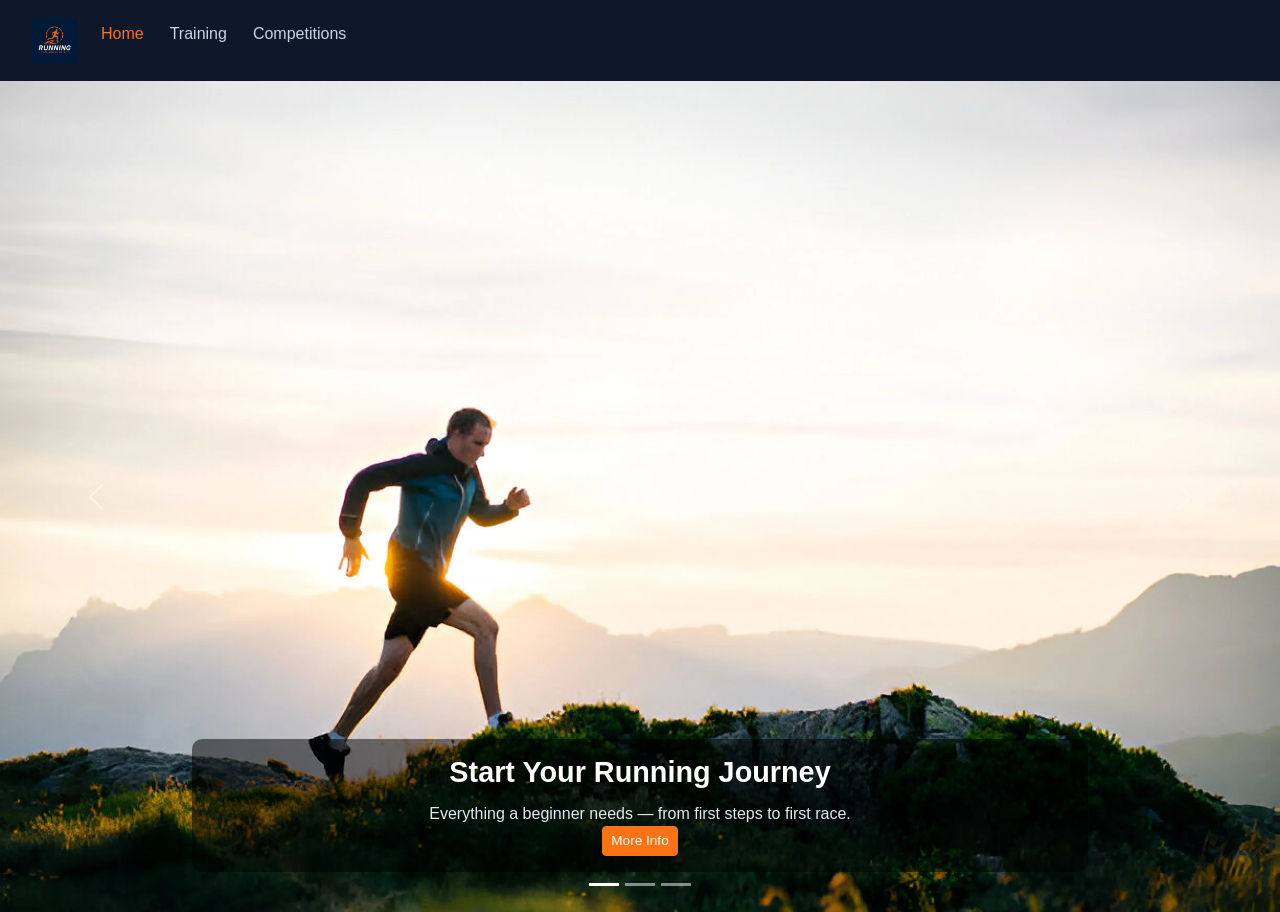
<file: index.html>
<!DOCTYPE html>
<html lang="en" >
<head>
    <meta charset="UTF-8">
    <meta name="viewport" content="width=device-width, initial-scale=1.0">
    <link href="https://cdn.jsdelivr.net/npm/bootstrap@5.3.8/dist/css/bootstrap.min.css" rel="stylesheet" integrity="sha384-sRIl4kxILFvY47J16cr9ZwB07vP4J8+LH7qKQnuqkuIAvNWLzeN8tE5YBujZqJLB" crossorigin="anonymous">
    <title>Beginners Guide for Running</title>
    <link rel="stylesheet" href="Website.css">
  </head>
<body>
    <nav class="navbar navbar-expand-lg bg-body-tertiary ">
  <div class="container-fluid">
    <a class="navbar-brand" href="index.html"><img src="ChatGPT Image May 7, 2026, 10_49_07 PM.png" alt="Logo" class="Logo-img"></a>
    <button class="navbar-toggler" type="button" data-bs-toggle="collapse" data-bs-target="#navbarSupportedContent" aria-controls="navbarSupportedContent" aria-expanded="false" aria-label="Toggle navigation">
      <span class="navbar-toggler-icon"></span>
    </button>
    <div class="collapse navbar-collapse" id="navbarSupportedContent">
      <ul class="navbar-nav me-auto mb-2 mb-lg-0">
        <li class="nav-item">
          <a class="nav-link active" aria-current="page" href="Home.html">Home</a>
        </li>
        <li class="nav-item">
          <a class="nav-link" href="Training.html">Training</a>
        </li>
        <li class="nav-item ">
          <a class="nav-link" href="Competitions.html">Competitions</a>
        </li>
      </ul>
    </div>
  </div>
</nav>
    
    <div id="runningCarousel" class="carousel slide" data-bs-ride="carousel" data-bs-interval="3500">

        <div class="carousel-indicators">
            <button type="button" data-bs-target="#runningCarousel" data-bs-slide-to="0" class="active"></button>
            <button type="button" data-bs-target="#runningCarousel" data-bs-slide-to="1"></button>
            <button type="button" data-bs-target="#runningCarousel" data-bs-slide-to="2"></button>
        </div>

        <div class="carousel-inner">

            
            <div class="carousel-item active">
                <img src="images/d1b1e3_1f3edf9f838f44c592f293b67c996f44~mv2.webp" class="carousel-img" alt="Start Running"
                     onerror="this.style.display='none'; this.nextElementSibling.style.display='flex';">
                <div class="slide-fallback slide-1" style="display:none;"></div>
                <div class="carousel-caption d-none d-md-block">
                    <h3>Start Your Running Journey</h3>
                    <p>Everything a beginner needs — from first steps to first race.</p>
                     <a href="Home.html" class="btn btn-primary btn-sm">More Info</a>
                </div>
            </div>

            
            <div class="carousel-item">
                <img src="images/80-20-training-hero-tablet.jpg" class="carousel-img" alt="Training Plan"
                     onerror="this.style.display='none'; this.nextElementSibling.style.display='flex';">
                <div class="slide-fallback slide-2" style="display:none;"></div>
                <div class="carousel-caption d-none d-md-block">
                    <h3>Build Your Training Plan</h3>
                    <p>Week-by-week schedules — go from 0 to 30 minutes non-stop.</p>
                     <a href="Training.html" class="btn btn-primary btn-sm">More Info</a>
                </div>
            </div>

            
            <div class="carousel-item">
                <img src="images/cq5dam.webp" class="carousel-img" alt="Race Day"
                     onerror="this.style.display='none'; this.nextElementSibling.style.display='flex';">
                <div class="slide-fallback slide-3" style="display:none;"></div>
                <div class="carousel-caption d-none d-md-block">
                    <h3>Race Day Ready</h3>
                    <p>Discover upcoming competitions in Tunisia and sign up for your first race.</p>
                     <a href="Competitions.html" class="btn btn-primary btn-sm">More Info</a>
                </div>
            </div>

        </div>

        <button class="carousel-control-prev" type="button" data-bs-target="#runningCarousel" data-bs-slide="prev">
            <span class="carousel-control-prev-icon"></span>
        </button>
        <button class="carousel-control-next" type="button" data-bs-target="#runningCarousel" data-bs-slide="next">
            <span class="carousel-control-next-icon"></span>
        </button>

    </div>
    <script src="https://cdn.jsdelivr.net/npm/bootstrap@5.3.8/dist/js/bootstrap.bundle.min.js" integrity="sha384-FKyoEForCGlyvwx9Hj09JcYn3nv7wiPVlz7YYwJrWVcXK/BmnVDxM+D2scQbITxI" crossorigin="anonymous"></script>
    
</body>
</html>
</file>
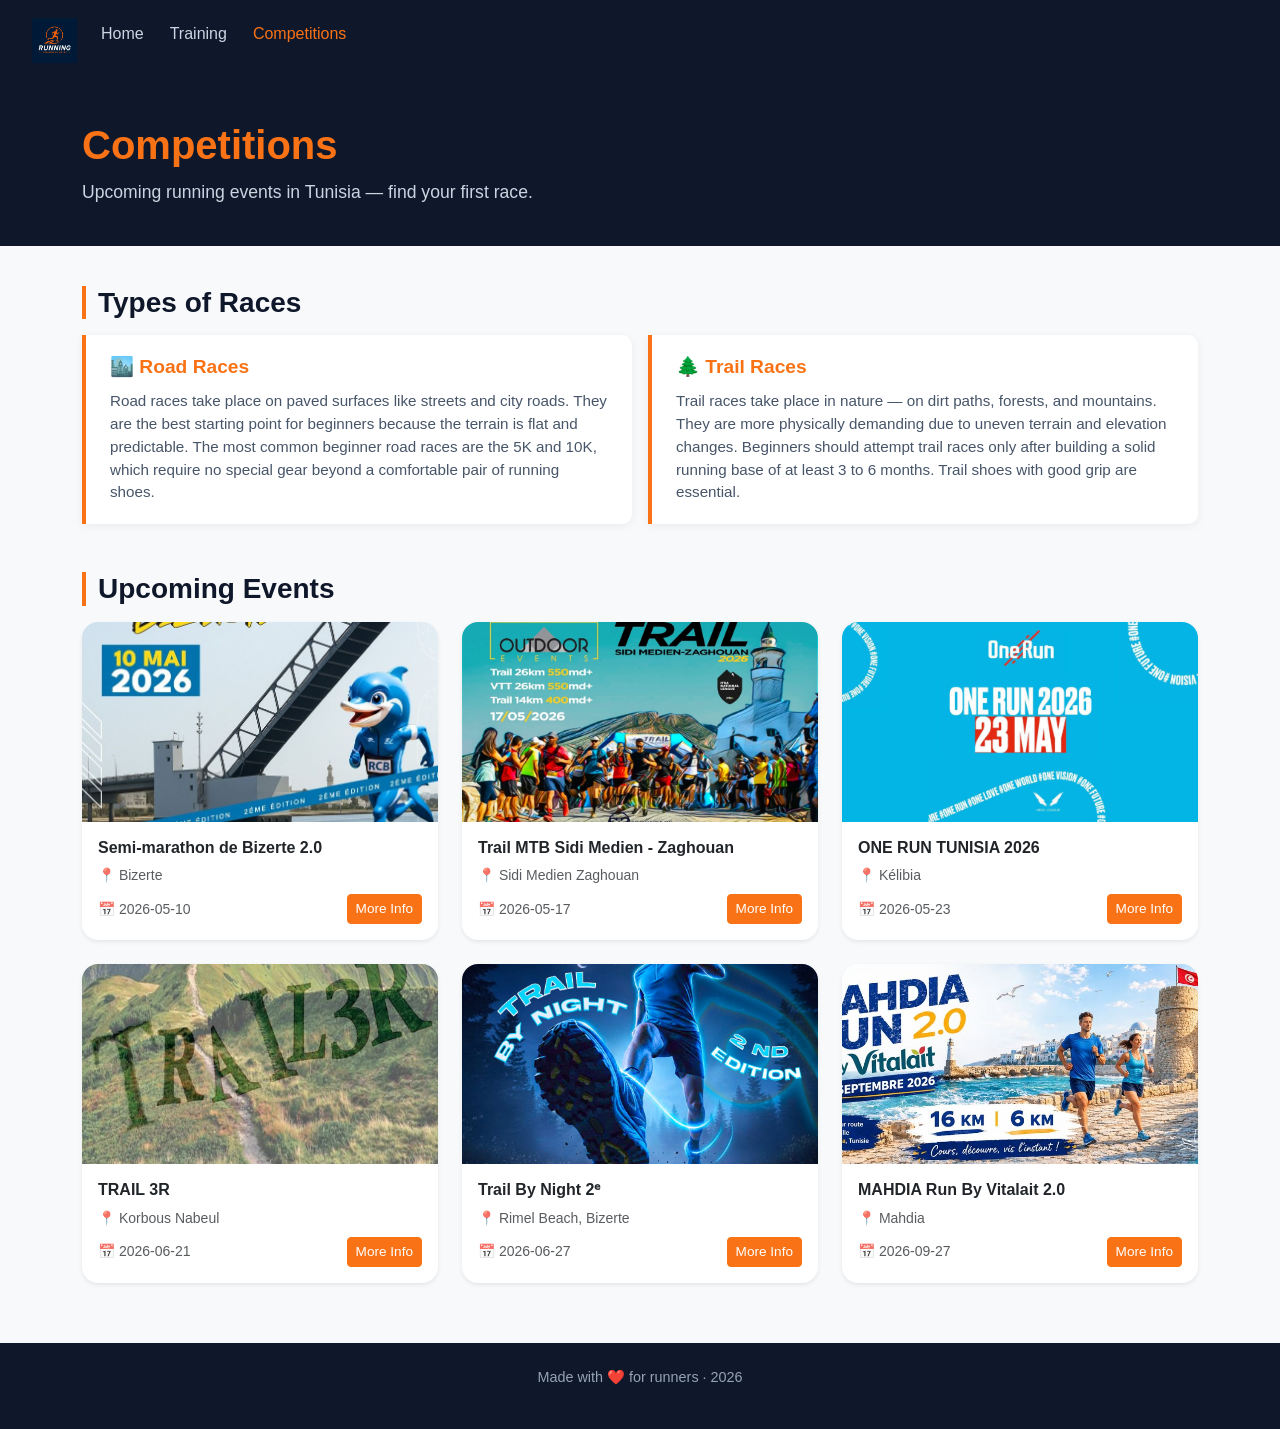
<file: Competitions.html>
<!DOCTYPE html>
<html lang="en">
<head>
    <meta charset="UTF-8">
    <meta name="viewport" content="width=device-width, initial-scale=1.0">
    <link href="https://cdn.jsdelivr.net/npm/bootstrap@5.3.8/dist/css/bootstrap.min.css" rel="stylesheet">
    <title>Beginners Guide for Running</title>
    <link rel="stylesheet" href="Website.css">
   
</head>
<body class="competitions-page">

    
    <nav class="navbar navbar-expand-lg">
        <div class="container-fluid">
            
                <a class="navbar-brand" href="index.html"><img src="ChatGPT Image May 7, 2026, 10_49_07 PM.png" alt="Logo" class="Logo-img"></a>
            
            <button class="navbar-toggler" type="button" data-bs-toggle="collapse" data-bs-target="#navbarSupportedContent">
                <span class="navbar-toggler-icon" style="filter: invert(1);"></span>
            </button>
            <div class="collapse navbar-collapse" id="navbarSupportedContent">
                <ul class="navbar-nav me-auto mb-2 mb-lg-0">
                    <li class="nav-item">
                        <a class="nav-link" href="Home.html">Home</a>
                    </li>
                    <li class="nav-item">
                        <a class="nav-link" href="Training.html">Training</a>
                    </li>
                    <li class="nav-item">
                        <a class="nav-link active" href="Competitions.html">Competitions</a>
                    </li>
                </ul>
            </div>
        </div>
    </nav>

    
    <div class="page-title">
        <div class="container">
            <h1>Competitions</h1>
            <p>Upcoming running events in Tunisia — find your first race.</p>
        </div>
    </div>

    <div class="container">

        
        <h3 class="mb-3">Types of Races</h3>
        <div class="row g-3 mb-5">
            <div class="col-md-6">
                <div class="race-type-card">
                    <h3>🏙️ Road Races</h3>
                    <p>Road races take place on paved surfaces like streets and city roads. They are the best starting point for beginners because the terrain is flat and predictable. The most common beginner road races are the 5K and 10K, which require no special gear beyond a comfortable pair of running shoes.</p>
                </div>
            </div>
            <div class="col-md-6">
                <div class="race-type-card">
                    <h3>🌲 Trail Races</h3>
                    <p>Trail races take place in nature — on dirt paths, forests, and mountains. They are more physically demanding due to uneven terrain and elevation changes. Beginners should attempt trail races only after building a solid running base of at least 3 to 6 months. Trail shoes with good grip are essential.</p>
                </div>
            </div>
        </div>

        
        <h3 class="mb-3">Upcoming Events</h3>
        <div class="row g-4">

            <!-- Card 1 -->
            <div class="col-md-6 col-lg-4">
                <div class="card shadow-sm border-0 rounded-4 overflow-hidden h-100">
                    <img src="images/508717798_1323409402857017_6892737752558681013_n.jpg" alt="Semi-marathon de Bizerte 2.0" class="card-img-top" onerror="this.style.display='none';">
                    <div class="card-body text-start">
                        <h6 class="card-title fw-semibold">Semi-marathon de Bizerte 2.0</h6>
                        <p class="mb-1 text-muted small">📍 Bizerte</p>
                        <div class="d-flex justify-content-between align-items-center mt-2">
                            <span class="small text-muted">📅 2026-05-10</span>
                            <a href="https://www.facebook.com/profile.php?id=61575595014919" class="btn btn-primary btn-sm">More Info</a>
                        </div>
                    </div>
                </div>
            </div>

            
            <div class="col-md-6 col-lg-4">
                <div class="card shadow-sm border-0 rounded-4 overflow-hidden h-100">
                    <img src="images/612450248_1184020347172288_6676890579920374667_n.jpg" alt="Trail MTB Sidi Medien" class="card-img-top" onerror="this.style.display='none';">
                    <div class="card-body text-start">
                        <h6 class="card-title fw-semibold">Trail MTB Sidi Medien - Zaghouan</h6>
                        <p class="mb-1 text-muted small">📍 Sidi Medien Zaghouan</p>
                        <div class="d-flex justify-content-between align-items-center mt-2">
                            <span class="small text-muted">📅 2026-05-17</span>
                            <a href="https://www.facebook.com/outdoor.e" class="btn btn-primary btn-sm">More Info</a>
                        </div>
                    </div>
                </div>
            </div>

            
            <div class="col-md-6 col-lg-4">
                <div class="card shadow-sm border-0 rounded-4 overflow-hidden h-100">
                    <img src="images/668799136_1577189484413397_3506396729141352655_n.jpg" alt="ONE RUN TUNISIA 2026" class="card-img-top" onerror="this.style.display='none';">
                    <div class="card-body text-start">
                        <h6 class="card-title fw-semibold">ONE RUN TUNISIA 2026</h6>
                        <p class="mb-1 text-muted small">📍 Kélibia</p>
                        <div class="d-flex justify-content-between align-items-center mt-2">
                            <span class="small text-muted">📅 2026-05-23</span>
                            <a href="https://sportsense.tn/evenement/one-run-2026-kelibia/" class="btn btn-primary btn-sm">More Info</a>
                        </div>
                    </div>
                </div>
            </div>

            
            <div class="col-md-6 col-lg-4">
                <div class="card shadow-sm border-0 rounded-4 overflow-hidden h-100">
                    <img src="images/599410668_25831342306471557_1981002911335554785_n.jpg" alt="TRAIL 3R" class="card-img-top" onerror="this.style.display='none';">
                    <div class="card-body text-start">
                        <h6 class="card-title fw-semibold">TRAIL 3R</h6>
                        <p class="mb-1 text-muted small">📍 Korbous Nabeul</p>
                        <div class="d-flex justify-content-between align-items-center mt-2">
                            <span class="small text-muted">📅 2026-06-21</span>
                            <a href="https://www.facebook.com/profile.php?id=100048671597601" class="btn btn-primary btn-sm">More Info</a>
                        </div>
                    </div>
                </div>
            </div>

            
            <div class="col-md-6 col-lg-4">
                <div class="card shadow-sm border-0 rounded-4 overflow-hidden h-100">
                    <img src="images/637032396_1572234894390017_2495464527351250001_n.jpg" alt="Trail By Night 2" class="card-img-top" onerror="this.style.display='none';">
                    <div class="card-body text-start">
                        <h6 class="card-title fw-semibold">Trail By Night 2ᵉ</h6>
                        <p class="mb-1 text-muted small">📍 Rimel Beach, Bizerte</p>
                        <div class="d-flex justify-content-between align-items-center mt-2">
                            <span class="small text-muted">📅 2026-06-27</span>
                            <a href="https://www.facebook.com/profile.php?id=100048105643510" class="btn btn-primary btn-sm">More Info</a>
                        </div>
                    </div>
                </div>
            </div>

            
            <div class="col-md-6 col-lg-4">
                <div class="card shadow-sm border-0 rounded-4 overflow-hidden h-100">
                    <img src="images/672703530_122180739416707845_5656477109535544326_n.jpg" alt="MAHDIA Run By Vitalait 2.0" class="card-img-top" onerror="this.style.display='none';">
                    <div class="card-body text-start">
                        <h6 class="card-title fw-semibold">MAHDIA Run By Vitalait 2.0</h6>
                        <p class="mb-1 text-muted small">📍 Mahdia</p>
                        <div class="d-flex justify-content-between align-items-center mt-2">
                            <span class="small text-muted">📅 2026-09-27</span>
                            <a href="https://www.facebook.com/events/1203439607750945" class="btn btn-primary btn-sm">More Info</a>
                        </div>
                    </div>
                </div>
            </div>

        </div>
    </div>

    
    <footer class="site-footer">
        <p>Made with ❤️ for runners · 2026</p>
    </footer>

    <script src="https://cdn.jsdelivr.net/npm/bootstrap@5.3.8/dist/js/bootstrap.bundle.min.js"></script>
</body>
</html>
</file>
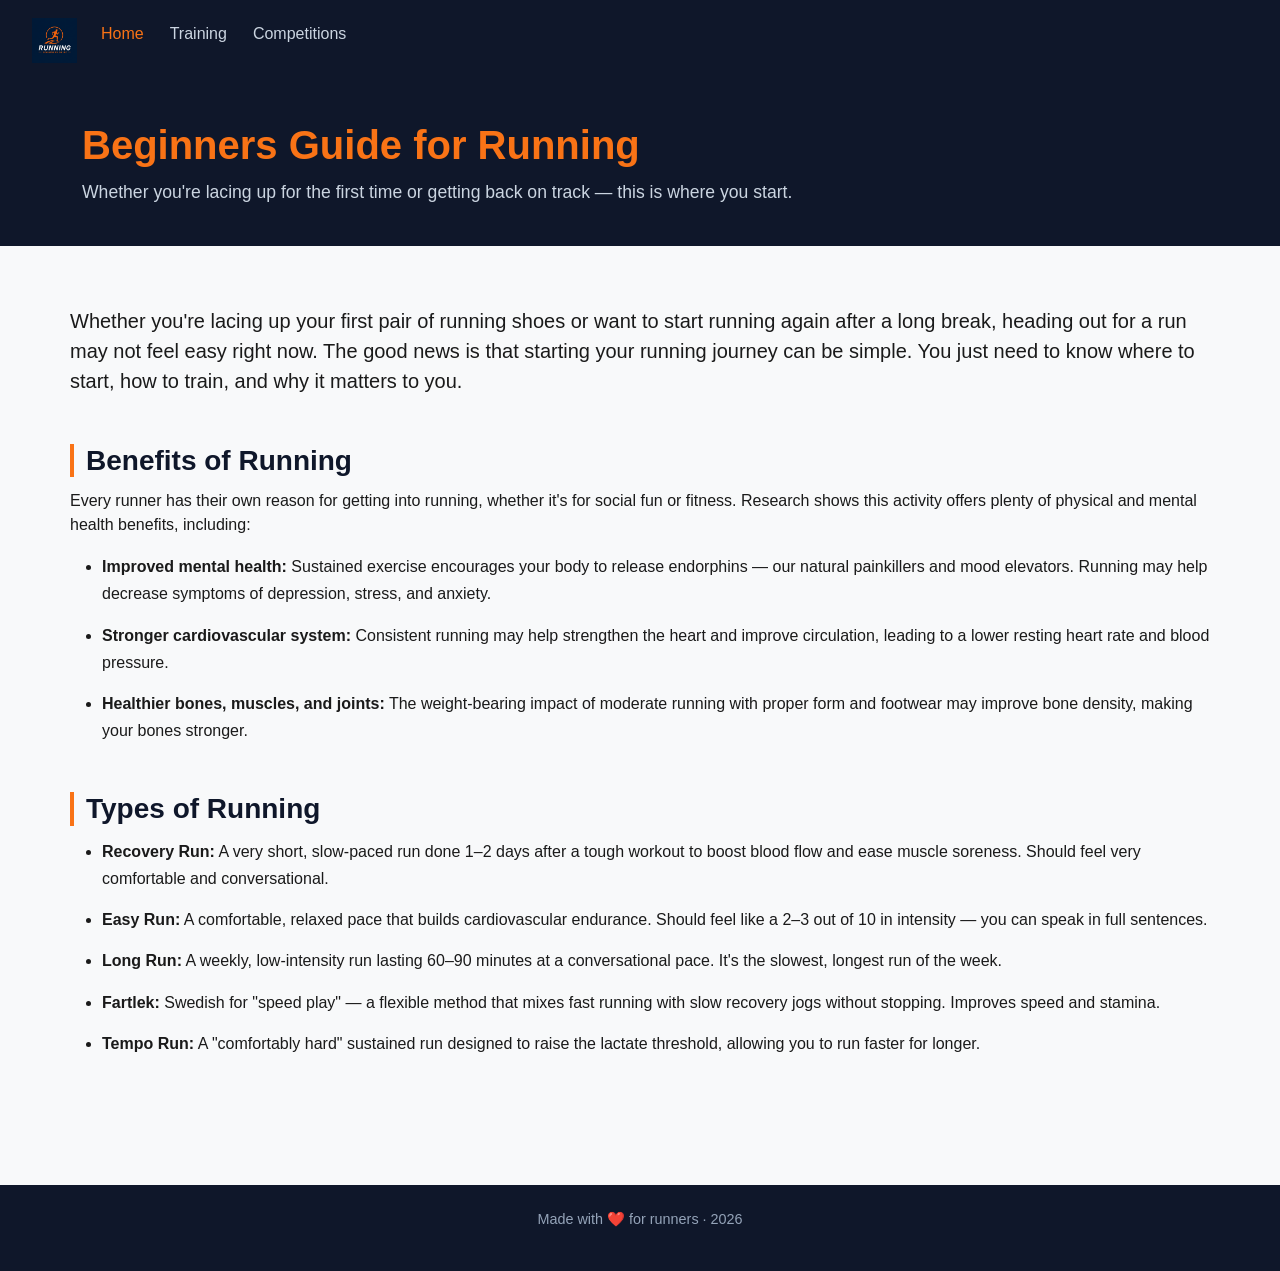
<file: Home.html>
<!DOCTYPE html>
<html lang="en">
<head>
    <meta charset="UTF-8">
    <meta name="viewport" content="width=device-width, initial-scale=1.0">
    <link href="https://cdn.jsdelivr.net/npm/bootstrap@5.3.8/dist/css/bootstrap.min.css" rel="stylesheet">
    <title>Beginners Guide for Running</title>
    <link rel="stylesheet" href="Website.css">
</head>
<body class="index-page">

    
    <nav class="navbar navbar-expand-lg">
        <div class="container-fluid">
            
                <a class="navbar-brand" href="index.html"><img src="ChatGPT Image May 7, 2026, 10_49_07 PM.png" alt="Logo" class="Logo-img"></a>
            
            <button class="navbar-toggler" type="button" data-bs-toggle="collapse" data-bs-target="#navbarSupportedContent">
                <span class="navbar-toggler-icon" style="filter: invert(1);"></span>
            </button>
            <div class="collapse navbar-collapse" id="navbarSupportedContent">
                <ul class="navbar-nav me-auto mb-2 mb-lg-0">
                    <li class="nav-item">
                        <a class="nav-link active" href="Home.html">Home</a>
                    </li>
                    <li class="nav-item">
                        <a class="nav-link" href="Training.html">Training</a>
                    </li>
                    <li class="nav-item">
                        <a class="nav-link" href="Competitions.html">Competitions</a>
                    </li>
                </ul>
            </div>
        </div>
    </nav>

    
    <div class="page-title">
        <div class="container">
            <h1>Beginners Guide for Running</h1>
            <p>Whether you're lacing up for the first time or getting back on track — this is where you start.</p>
        </div>
    </div>

    
    <div class="container content-section">

        <p class="lead mb-5">Whether you're lacing up your first pair of running shoes or want to start running again after a long break, heading out for a run may not feel easy right now. The good news is that starting your running journey can be simple. You just need to know where to start, how to train, and why it matters to you.</p>

        <h3>Benefits of Running</h3>
        <p class="mb-3">Every runner has their own reason for getting into running, whether it's for social fun or fitness. Research shows this activity offers plenty of physical and mental health benefits, including:</p>
        <ul class="mb-5">
            <li><b>Improved mental health:</b> Sustained exercise encourages your body to release endorphins — our natural painkillers and mood elevators. Running may help decrease symptoms of depression, stress, and anxiety.</li>
            <li><b>Stronger cardiovascular system:</b> Consistent running may help strengthen the heart and improve circulation, leading to a lower resting heart rate and blood pressure.</li>
            <li><b>Healthier bones, muscles, and joints:</b> The weight-bearing impact of moderate running with proper form and footwear may improve bone density, making your bones stronger.</li>
        </ul>

        <h3>Types of Running</h3>
        <ul class="mb-5">
            <li><b>Recovery Run:</b> A very short, slow-paced run done 1–2 days after a tough workout to boost blood flow and ease muscle soreness. Should feel very comfortable and conversational.</li>
            <li><b>Easy Run:</b> A comfortable, relaxed pace that builds cardiovascular endurance. Should feel like a 2–3 out of 10 in intensity — you can speak in full sentences.</li>
            <li><b>Long Run:</b> A weekly, low-intensity run lasting 60–90 minutes at a conversational pace. It's the slowest, longest run of the week.</li>
            <li><b>Fartlek:</b> Swedish for "speed play" — a flexible method that mixes fast running with slow recovery jogs without stopping. Improves speed and stamina.</li>
            <li><b>Tempo Run:</b> A "comfortably hard" sustained run designed to raise the lactate threshold, allowing you to run faster for longer.</li>
        </ul>

    </div>

    
    <footer class="site-footer">
        <p>Made with ❤️ for runners · 2026</p>
    </footer>

    <script src="https://cdn.jsdelivr.net/npm/bootstrap@5.3.8/dist/js/bootstrap.bundle.min.js"></script>

    

</body>
</html>
</file>
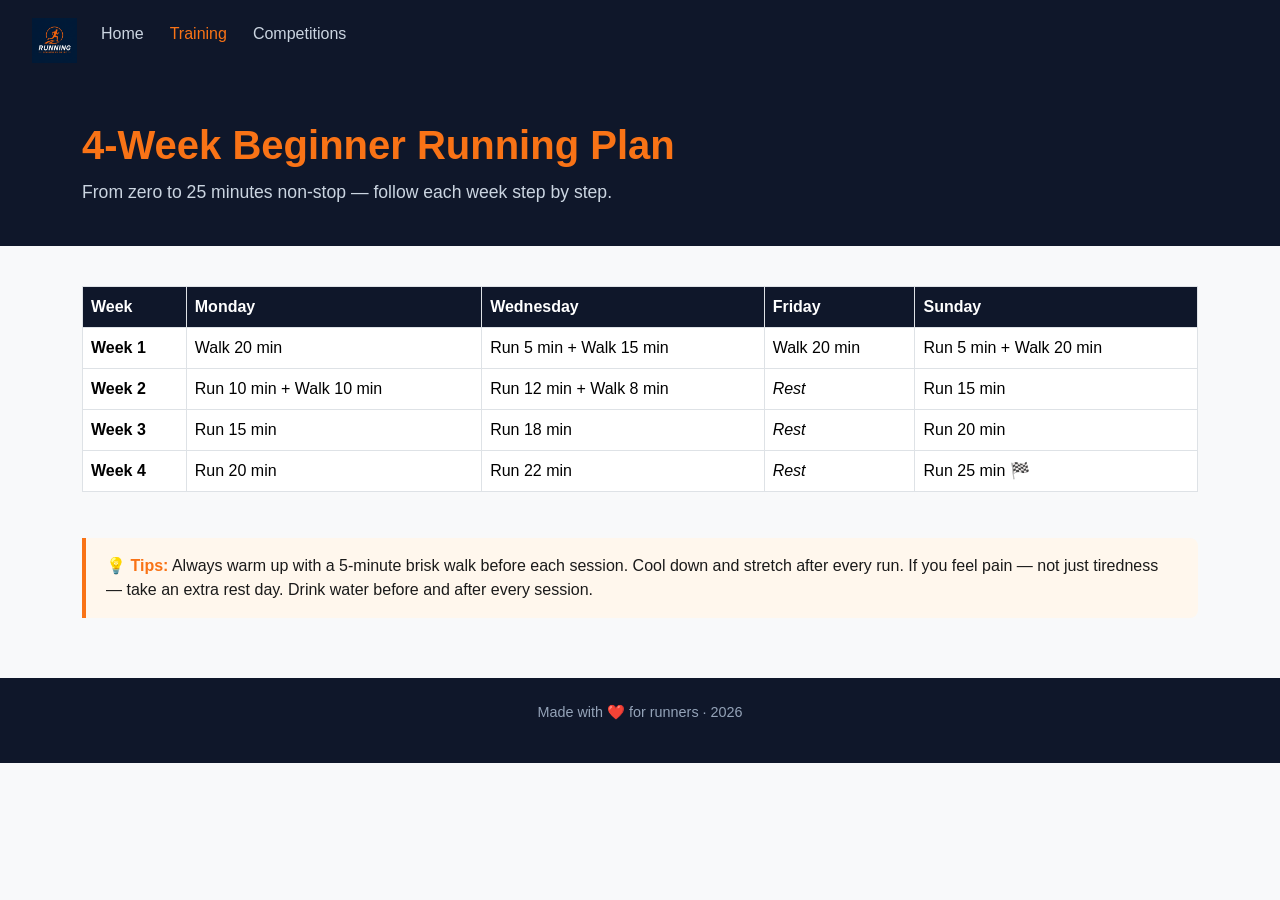
<file: Training.html>
<!DOCTYPE html>
<html lang="en">
<head>
    <meta charset="UTF-8">
    <meta name="viewport" content="width=device-width, initial-scale=1.0">
    <link href="https://cdn.jsdelivr.net/npm/bootstrap@5.3.8/dist/css/bootstrap.min.css" rel="stylesheet">
    <title>Beginners Guide for Running</title>
    <link rel="stylesheet" href="Website.css">
</head>
<body class="training-page">

    
    <nav class="navbar navbar-expand-lg">
        <div class="container-fluid">
            <a class="navbar-brand" href="index.html">
                <img src="ChatGPT Image May 7, 2026, 10_49_07 PM.png" alt="Logo" class="Logo-img">
            </a>
            <button class="navbar-toggler" type="button" data-bs-toggle="collapse" data-bs-target="#navbarSupportedContent">
                <span class="navbar-toggler-icon" style="filter: invert(1);"></span>
            </button>
            <div class="collapse navbar-collapse" id="navbarSupportedContent">
                <ul class="navbar-nav me-auto mb-2 mb-lg-0">
                    <li class="nav-item">
                        <a class="nav-link" href="Home.html">Home</a>
                    </li>
                    <li class="nav-item">
                        <a class="nav-link active" href="Training.html">Training</a>
                    </li>
                    <li class="nav-item">
                        <a class="nav-link" href="Competitions.html">Competitions</a>
                    </li>
                </ul>
            </div>
        </div>
    </nav>

    
    <div class="page-title">
        <div class="container">
            <h1>4-Week Beginner Running Plan</h1>
            <p>From zero to 25 minutes non-stop — follow each week step by step.</p>
        </div>
    </div>

    
    <div class="container">

        <div class="table-responsive">
            <table class="table table-bordered table-hover">
                <thead>
                    <tr>
                        <th>Week</th>
                        <th>Monday</th>
                        <th>Wednesday</th>
                        <th>Friday</th>
                        <th>Sunday</th>
                    </tr>
                </thead>
                <tbody>
                    <tr>
                        <td class="week-label">Week 1</td>
                        <td>Walk 20 min</td>
                        <td>Run 5 min + Walk 15 min</td>
                        <td>Walk 20 min</td>
                        <td>Run 5 min + Walk 20 min</td>
                    </tr>
                    <tr>
                        <td class="week-label">Week 2</td>
                        <td>Run 10 min + Walk 10 min</td>
                        <td>Run 12 min + Walk 8 min</td>
                        <td class="rest-cell">Rest</td>
                        <td>Run 15 min</td>
                    </tr>
                    <tr>
                        <td class="week-label">Week 3</td>
                        <td>Run 15 min</td>
                        <td>Run 18 min</td>
                        <td class="rest-cell">Rest</td>
                        <td>Run 20 min</td>
                    </tr>
                    <tr>
                        <td class="week-label">Week 4</td>
                        <td>Run 20 min</td>
                        <td>Run 22 min</td>
                        <td class="rest-cell">Rest</td>
                        <td>Run 25 min 🏁</td>
                    </tr>
                </tbody>
            </table>
        </div>

        <div class="tip-box">
            <strong style="color: #f97316;">💡 Tips:</strong> Always warm up with a 5-minute brisk walk before each session.
            Cool down and stretch after every run. If you feel pain — not just tiredness — take an extra rest day.
            Drink water before and after every session.
        </div>

    </div>

    
    <footer class="site-footer">
        <p>Made with ❤️ for runners · 2026</p>
    </footer>

    <script src="https://cdn.jsdelivr.net/npm/bootstrap@5.3.8/dist/js/bootstrap.bundle.min.js"></script>
</body>
</html>
</file>
<file: Website.css>
/* ── Global Reset & Base ── */
* {
    margin: 0;
    padding: 0;
    box-sizing: border-box;
}

body {
    font-family: 'Segoe UI', sans-serif;
    background-color: #f8f9fa;
    color: #1a1a1a;
}

/* ── Navbar ── */
.navbar {
    background-color: #0f172a !important;
    padding: 12px 20px;
    position: sticky;
    top: 0;
    z-index: 1000;
}

.navbar .nav-link {
    color: #cbd5e1 !important;
    font-weight: 500;
    margin-right: 10px;
}

.navbar .nav-link:hover,
.navbar .nav-link.active {
    color: #f97316 !important;
}

.Logo-img {
    height: 45px;
    width: auto;
}

/* ── Page Title ── */
.page-title {
    background-color: #0f172a;
    color: white;
    padding: 40px 30px;
    margin-bottom: 40px;
}

.page-title h1 {
    color: #f97316;
    font-size: 2.5rem;
    font-weight: 700;
    margin-bottom: 10px;
}

.page-title p {
    color: #cbd5e1;
    font-size: 1.1rem;
    margin: 0;
}

/* ── Section Headings ── */
h3 {
    color: #0f172a;
    font-weight: 700;
    margin-bottom: 12px;
    border-left: 4px solid #f97316;
    padding-left: 12px;
}

/* ── Lists ── */
ul li {
    margin-bottom: 14px;
    line-height: 1.7;
}

/* ── Cards ── */
.card {
    transition: transform 0.25s ease, box-shadow 0.25s ease;
}

.card:hover {
    transform: translateY(-5px);
    box-shadow: 0 10px 25px rgba(0, 0, 0, 0.12) !important;
}

.card-img-top {
    height: 200px;
    object-fit: cover;
}

.btn-primary {
    background-color: #f97316;
    border-color: #f97316;
    font-size: 0.85rem;
}

.btn-primary:hover {
    background-color: #ea6c0a;
    border-color: #ea6c0a;
}

/* ── Table ── */
.table thead th {
    background-color: #0f172a;
    color: white;
    font-weight: 600;
}

.table tbody tr:hover {
    background-color: #fff7ed;
}

/* ── Footer ── */
.site-footer {
    background-color: #0f172a;
    color: #94a3b8;
    text-align: center;
    padding: 24px;
    margin-top: 60px;
    font-size: 0.9rem;
}

.site-footer span {
    color: #f97316;
}
.carousel {
            max-height: calc(100vh - 69px);
            overflow: hidden;
        }
 
        .carousel-img {
            width: 100%;
            height: calc(100vh - 69px);
            object-fit: cover;
            display: block;
        }
 
        /* Fallback colored slide when no image */
        .slide-1 { background: linear-gradient(135deg, #0f172a, #1e3a5f); }
        .slide-2 { background: linear-gradient(135deg, #1e3a5f, #f97316); }
        .slide-3 { background: linear-gradient(135deg, #f97316, #0f172a); }
 
        .slide-fallback {
            width: 100%;
            height: calc(100vh - 69px);
            display: flex;
            align-items: center;
            justify-content: center;
        }
 
        .carousel-caption {
            background-color: rgba(0, 0, 0, 0.5);
            border-radius: 10px;
            padding: 16px 24px;
            bottom: 40px;
        }
 
        .carousel-caption h3 {
            color: white;
            border: none;
            padding: 0;
            font-size: 1.8rem;
        }
 
        .carousel-caption p {
            color: #e2e8f0;
            margin: 0;
        }
        .content-section {
            padding: 20px 0;
        }
        .race-type-card {
            border-left: 4px solid #f97316;
            background-color: white;
            padding: 20px 24px;
            border-radius: 0 10px 10px 0;
            box-shadow: 0 2px 10px rgba(0,0,0,0.06);
            height: 100%;
        }

        .race-type-card h3 {
            border: none;
            padding: 0;
            color: #f97316;
            font-size: 1.2rem;
        }

        .race-type-card p {
            color: #475569;
            font-size: 0.95rem;
            margin: 0;
        }
        .week-label {
            background-color: #0f172a;
            color: #f97316;
            font-weight: 700;
            white-space: nowrap;
        }

        .table td {
            vertical-align: middle;
        }

        .rest-cell {
            color: #94a3b8;
            font-style: italic;
        }

        .tip-box {
            border-left: 4px solid #f97316;
            background-color: #fff7ed;
            padding: 16px 20px;
            border-radius: 0 8px 8px 0;
            margin-top: 30px;
        }
</file>
